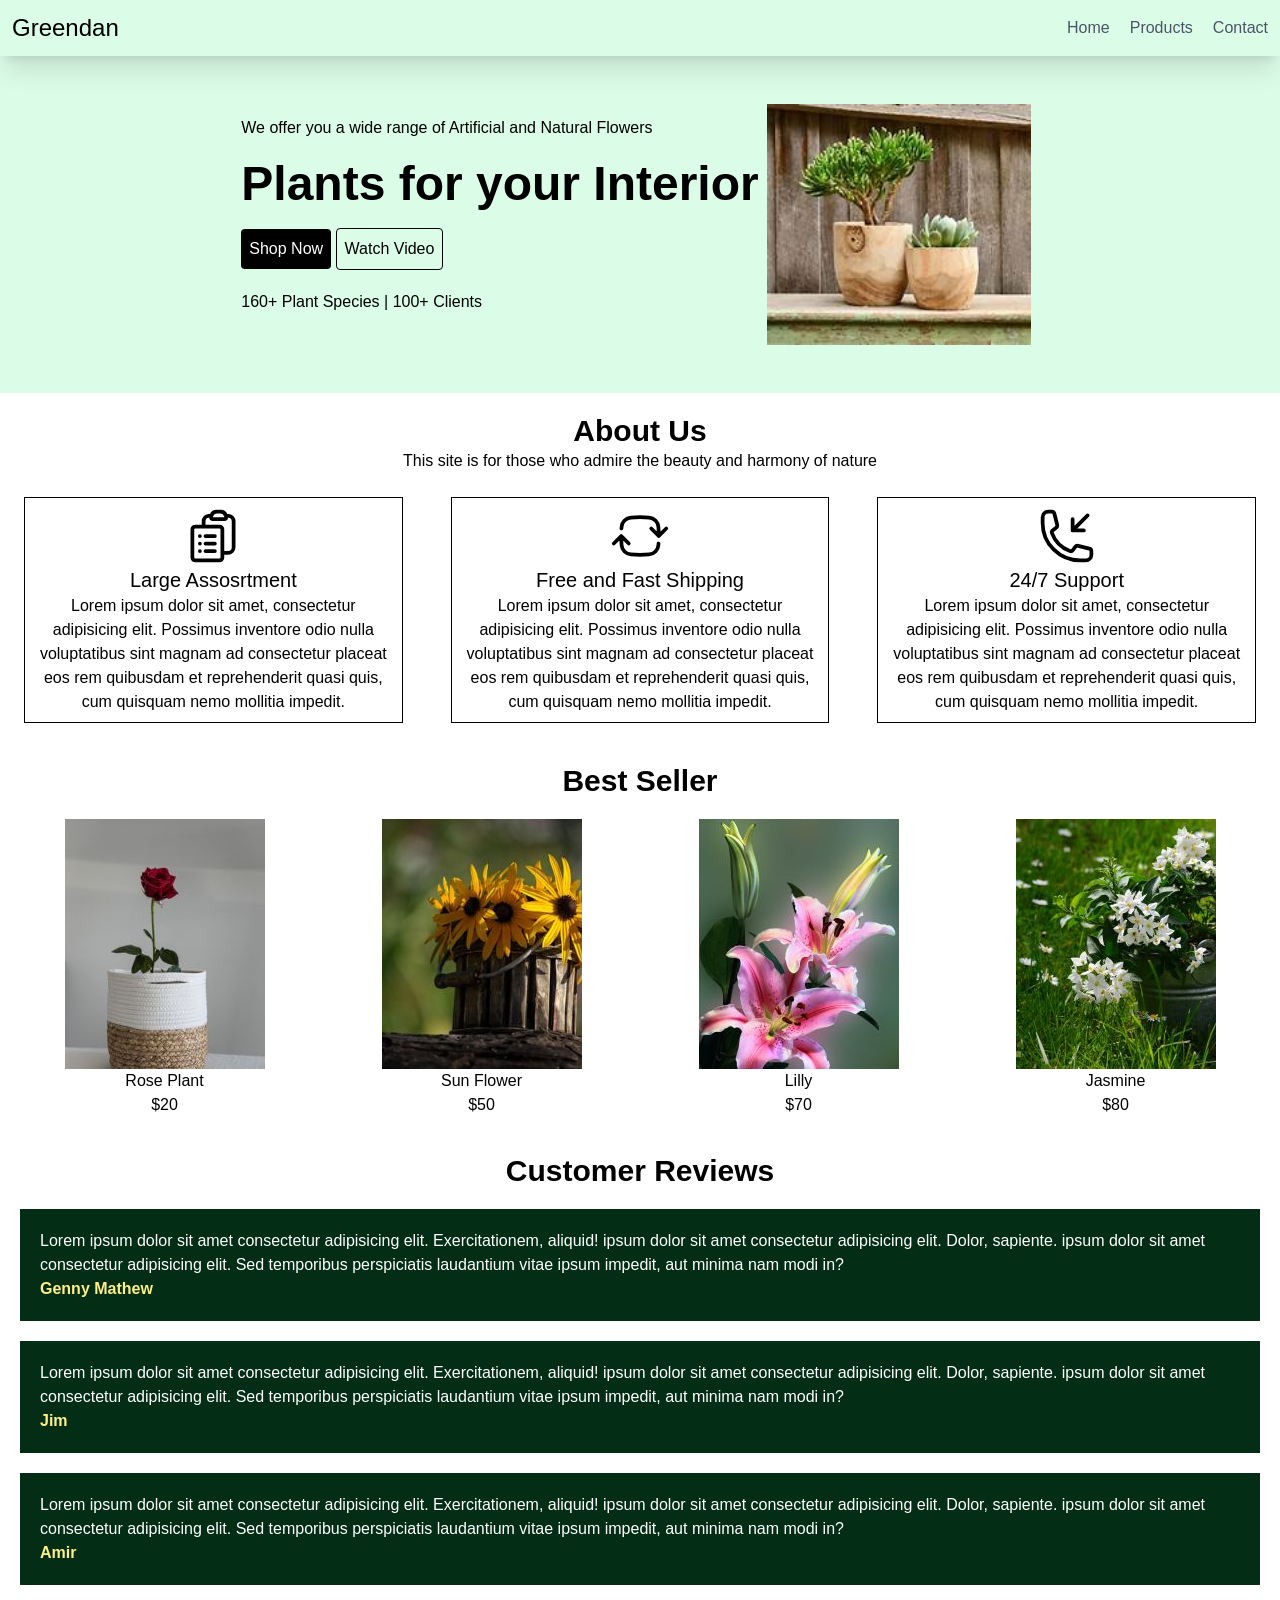
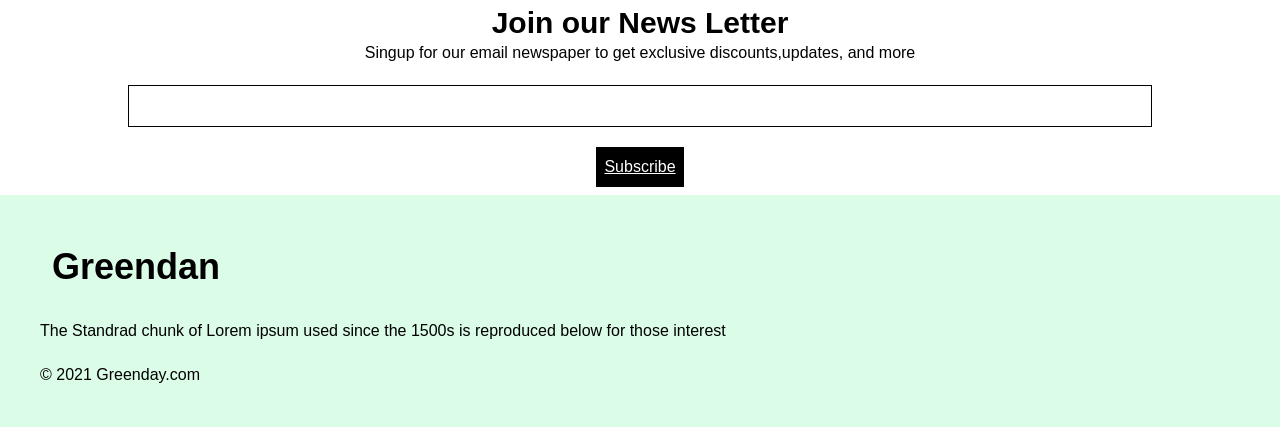
<file: index.html>
<!DOCTYPE html>
<html lang="en">

<head>
    <meta charset="UTF-8">
    <meta name="viewport" content="width=device-width, initial-scale=1.0">
    <title>Greendan</title>
    <!-- link tailwindcss -->
    <link rel="stylesheet" href="./src/output.css">
</head>

<body>
    <!-- Navbar -->
    <nav class="bg-green-100 p-3 flex items-center justify-between shadow-xl sticky top-0 z-10">
        <h1 class="text-2xl">Greendan</h1>

        <svg xmlns="http://www.w3.org/2000/svg" fill="none" viewBox="0 0 24 24" stroke-width="1.5" stroke="currentColor"
            class="size-6 md:hidden">
            <path stroke-linecap="round" stroke-linejoin="round" d="M3.75 6.75h16.5M3.75 12h16.5m-16.5 5.25h16.5" />
        </svg>

        <ul class=" gap-5 text-gray-600 hidden md:flex">
            <li>
                <a class="hover:underline hover:text-black" href="./index.html">Home</a>
            </li>
            <li>
                <a class="hover:underline hover:text-black" href="./product.html">Products</a>
            </li>
            <li>
                <a class="hover:underline hover:text-black" href="./contact.html">Contact</a>
            </li>
        </ul>
    </nav>
    <!-- Header section -->
    <section class="bg-green-100 p-4 md:p-10 flex justify-center ">
        <div>
            <p class="mt-5">We offer you a wide range of Artificial and Natural Flowers </p>
            <h1 class="font-bold text-3xl md:text-5xl mt-5">Plants for your Interior</h1>
            <div>
                <button class="bg-black text-white rounded p-2 mt-5">Shop Now</button>
                <button class="border border-black p-2 rounded mt-5">Watch Video</button>
            </div>
            <p class="mt-5">160+ Plant Species | 100+ Clients </p>
        </div>
        <div class="hidden md:block">
            <img src="./images/plant.jpg" alt="Header image " class="w-70 p-2">
        </div>

    </section>
    <!-- About Section -->
    <section class="text-center">
        <h1 class="text-3xl font-bold mt-5">About Us</h1>
        <p>This site is for those who admire the beauty and harmony of nature</p>
        <div class="md:flex">
            <div class="border border-black p-2 m-6 ">
                <svg xmlns="http://www.w3.org/2000/svg" fill="none" viewBox="0 0 24 24" stroke-width="1.5"
                    stroke="currentColor" class="size-15 inline">
                    <path stroke-linecap="round" stroke-linejoin="round"
                        d="M9 12h3.75M9 15h3.75M9 18h3.75m3 .75H18a2.25 2.25 0 0 0 2.25-2.25V6.108c0-1.135-.845-2.098-1.976-2.192a48.424 48.424 0 0 0-1.123-.08m-5.801 0c-.065.21-.1.433-.1.664 0 .414.336.75.75.75h4.5a.75.75 0 0 0 .75-.75 2.25 2.25 0 0 0-.1-.664m-5.8 0A2.251 2.251 0 0 1 13.5 2.25H15c1.012 0 1.867.668 2.15 1.586m-5.8 0c-.376.023-.75.05-1.124.08C9.095 4.01 8.25 4.973 8.25 6.108V8.25m0 0H4.875c-.621 0-1.125.504-1.125 1.125v11.25c0 .621.504 1.125 1.125 1.125h9.75c.621 0 1.125-.504 1.125-1.125V9.375c0-.621-.504-1.125-1.125-1.125H8.25ZM6.75 12h.008v.008H6.75V12Zm0 3h.008v.008H6.75V15Zm0 3h.008v.008H6.75V18Z" />
                </svg>
                <h2 class="text-xl font-medium">Large Assosrtment</h2>
                <p>Lorem ipsum dolor sit amet, consectetur adipisicing elit. Possimus inventore odio nulla voluptatibus
                    sint magnam ad consectetur placeat eos rem quibusdam et reprehenderit quasi quis, cum quisquam nemo
                    mollitia impedit.</p>
            </div>
            <div class="border border-black p-2 m-6">
                <svg xmlns="http://www.w3.org/2000/svg" fill="none" viewBox="0 0 24 24" stroke-width="1.5"
                    stroke="currentColor" class="size-15 inline">
                    <path stroke-linecap="round" stroke-linejoin="round"
                        d="M19.5 12c0-1.232-.046-2.453-.138-3.662a4.006 4.006 0 0 0-3.7-3.7 48.678 48.678 0 0 0-7.324 0 4.006 4.006 0 0 0-3.7 3.7c-.017.22-.032.441-.046.662M19.5 12l3-3m-3 3-3-3m-12 3c0 1.232.046 2.453.138 3.662a4.006 4.006 0 0 0 3.7 3.7 48.656 48.656 0 0 0 7.324 0 4.006 4.006 0 0 0 3.7-3.7c.017-.22.032-.441.046-.662M4.5 12l3 3m-3-3-3 3" />
                </svg>

                <h2 class="text-xl font-medium">Free and Fast Shipping</h2>
                <p>Lorem ipsum dolor sit amet, consectetur adipisicing elit. Possimus inventore odio nulla voluptatibus
                    sint magnam ad consectetur placeat eos rem quibusdam et reprehenderit quasi quis, cum quisquam nemo
                    mollitia impedit.</p>
            </div>
            <div class="border border-black p-2 m-6">
                <svg xmlns="http://www.w3.org/2000/svg" fill="none" viewBox="0 0 24 24" stroke-width="1.5"
                    stroke="currentColor" class="size-15 inline">
                    <path stroke-linecap="round" stroke-linejoin="round"
                        d="M14.25 9.75v-4.5m0 4.5h4.5m-4.5 0 6-6m-3 18c-8.284 0-15-6.716-15-15V4.5A2.25 2.25 0 0 1 4.5 2.25h1.372c.516 0 .966.351 1.091.852l1.106 4.423c.11.44-.054.902-.417 1.173l-1.293.97a1.062 1.062 0 0 0-.38 1.21 12.035 12.035 0 0 0 7.143 7.143c.441.162.928-.004 1.21-.38l.97-1.293a1.125 1.125 0 0 1 1.173-.417l4.423 1.106c.5.125.852.575.852 1.091V19.5a2.25 2.25 0 0 1-2.25 2.25h-2.25Z" />
                </svg>

                <h2 class="text-xl font-medium">24/7 Support</h2>
                <p>Lorem ipsum dolor sit amet, consectetur adipisicing elit. Possimus inventore odio nulla voluptatibus
                    sint magnam ad consectetur placeat eos rem quibusdam et reprehenderit quasi quis, cum quisquam nemo
                    mollitia impedit.</p>
            </div>
        </div>
    </section>
    <!-- Best seller -->
    <section class="p-4 text-center">
        <h1 class="text-3xl font-bold">Best Seller</h1>
        <div class="grid grid-cols-2 md:grid-cols-4 mt-5 gap-5">
            <div>
                <img src="./images/bestseller_1.jpg" class="inline hover:shadow-xl hover:transform hover:-translate-y-2"
                    alt="">
                <h1>Rose Plant</h1>
                <p>$20</p>
            </div>
            <div>
                <img src="./images/bestseller_2.jpg" class="inline hover:shadow-xl hover:transform hover:-translate-y-2"">
                <h1>Sun Flower</h1>
                <p>$50</p>
            </div>
            <div>
                <img src=" ./images/bestseller_3.jpg"
                    class="inline hover:shadow-xl hover:transform hover:-translate-y-2"" alt="">
                <h1>Lilly</h1>
                <p>$70</p>
            </div>
            <div>
                <img src=" ./images/bestseller_4.jpg"
                    class="inline hover:shadow-xl hover:transform hover:-translate-y-2"" alt="">
                <h1>Jasmine</h1>
                <p>$80</p>
            </div>

        </div>
    </section>
    <!-- Customer Reviews -->
     <section>
        <h1 class=" font-bold text-3xl text-center mt-5">Customer Reviews</h1>
                <div class="flex flex-col gap-5 justify-center text-white m-5">
                    <div class="bg-green-950 text-white container p-5">
                        <p>Lorem ipsum dolor sit amet consectetur adipisicing elit. Exercitationem, aliquid! ipsum dolor
                            sit amet consectetur adipisicing elit. Dolor, sapiente. ipsum dolor sit amet consectetur
                            adipisicing elit. Sed temporibus perspiciatis laudantium vitae ipsum impedit, aut minima nam
                            modi in?</p>
                        <p class="text-yellow-200 font-bold">Genny Mathew</p>
                    </div>
                    <div class="bg-green-950 text-white container p-5">
                        <p>Lorem ipsum dolor sit amet consectetur adipisicing elit. Exercitationem, aliquid! ipsum dolor
                            sit amet consectetur adipisicing elit. Dolor, sapiente. ipsum dolor sit amet consectetur
                            adipisicing elit. Sed temporibus perspiciatis laudantium vitae ipsum impedit, aut minima nam
                            modi in?</p>
                        <p class="text-yellow-200 font-bold">Jim</p>
                    </div>
                    <div class="bg-green-950 text-white container p-5">
                        <p>Lorem ipsum dolor sit amet consectetur adipisicing elit. Exercitationem, aliquid! ipsum dolor
                            sit amet consectetur adipisicing elit. Dolor, sapiente. ipsum dolor sit amet consectetur
                            adipisicing elit. Sed temporibus perspiciatis laudantium vitae ipsum impedit, aut minima nam
                            modi in?</p>
                        <p class="text-yellow-200 font-bold">Amir</p>
                    </div>
                </div>
    </section>
    <!-- News Letter -->
    <section class="text-center">
        <div>
            <h1 class="text-3xl font-bold mt-5">Join our News Letter</h1>
            <p>Singup for our email newspaper to get exclusive discounts,updates, and more</p>
            <input type="text" class="border border-black m-5 p-2" style="width: 80%;">
        </div>
        <div>
            <button class="bg-black text-white p-2 mb-2 underline"> Subscribe</button>
        </div>

    </section>
    <!-- Footer -->
    <section class="bg-green-100 p-10 flex flex-col gap-5">
            <h1 class="text-4xl font-bold m-3">Greendan</h1>
            <p>The Standrad chunk of Lorem ipsum used since the 1500s is reproduced below for those interest
            </p>
            <p>&copy; 2021 Greenday.com</p>
    </section>

</body>

</html>
</file>
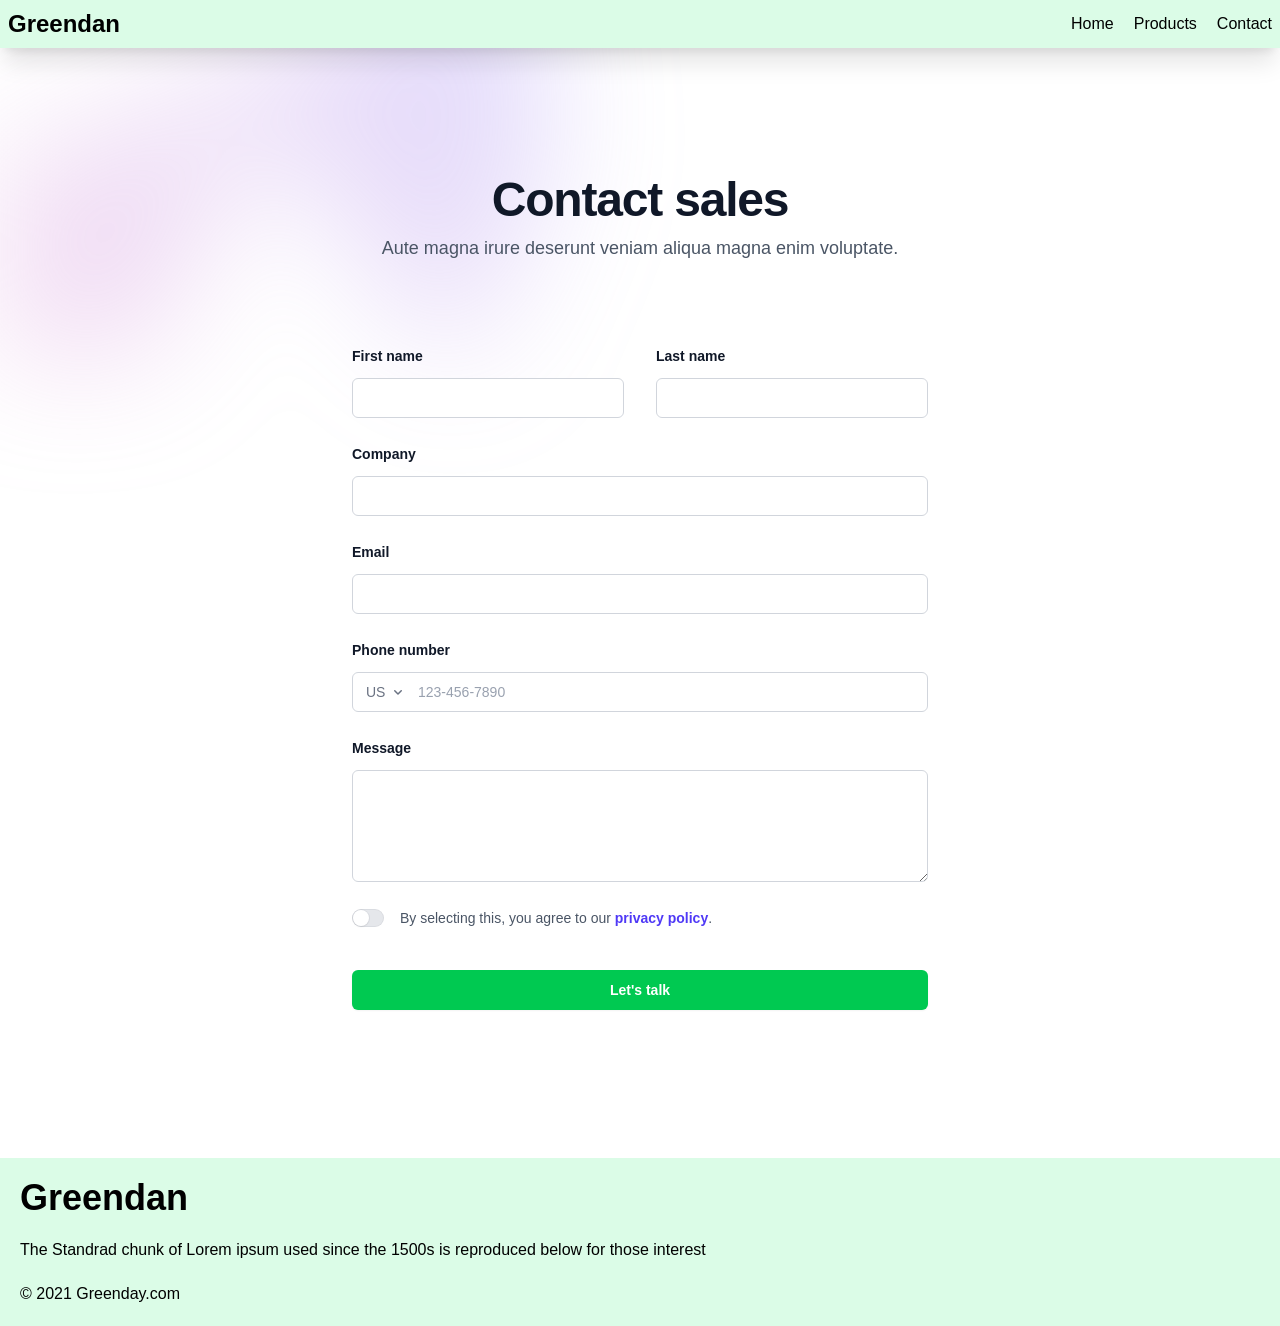
<file: contact.html>
<!DOCTYPE html>
<html lang="en">

<head>
    <meta charset="UTF-8">
    <meta name="viewport" content="width=device-width, initial-scale=1.0">
    <title>Greendan</title>
    <!-- link tailwindcss -->
    <link rel="stylesheet" href="./src/output.css">
</head>

<body>
    <!-- Navbar -->
    <section class="bg-green-100 flex justify-between p-2 shadow-xl sticky top-0 z-10">
        <h1 class="text-2xl font-bold">Greendan</h1>
        <svg xmlns="http://www.w3.org/2000/svg" fill="none" viewBox="0 0 24 24" stroke-width="1.5" stroke="currentColor"
            class="size-6 md:hidden">
            <path stroke-linecap="round" stroke-linejoin="round" d="M3.75 6.75h16.5M3.75 12h16.5m-16.5 5.25h16.5" />
        </svg>

        <ul class=" items-center gap-5 hidden md:flex">
            <li>
                <a href=".\index.html" class="hover:underline">Home</a>
            </li>
            <li>
                <a href=".\product.html"
                    class="hover:underline">Products</a>
            </li>
            <li>
                <a href=".\contact.html"
                    class="hover:underline">Contact</a>
            </li>
        </ul>

    </section>
    <div class="isolate bg-white px-6 py-24 sm:py-32 lg:px-8">
        <div aria-hidden="true"
            class="absolute inset-x-0 -top-40 -z-10 transform-gpu overflow-hidden blur-3xl sm:-top-80">
            <div style="clip-path: polygon(74.1% 44.1%, 100% 61.6%, 97.5% 26.9%, 85.5% 0.1%, 80.7% 2%, 72.5% 32.5%, 60.2% 62.4%, 52.4% 68.1%, 47.5% 58.3%, 45.2% 34.5%, 27.5% 76.7%, 0.1% 64.9%, 17.9% 100%, 27.6% 76.8%, 76.1% 97.7%, 74.1% 44.1%)"
                class="relative left-1/2 -z-10 aspect-1155/678 w-144.5 max-w-none -translate-x-1/2 rotate-30 bg-linear-to-tr from-[#ff80b5] to-[#9089fc] opacity-30 sm:left-[calc(50%-40rem)] sm:w-288.75">
            </div>
        </div>
        <div class="mx-auto max-w-2xl text-center">
            <h2 class="text-4xl font-semibold tracking-tight text-balance text-gray-900 sm:text-5xl">Contact sales</h2>
            <p class="mt-2 text-lg/8 text-gray-600">Aute magna irure deserunt veniam aliqua magna enim voluptate.</p>
        </div>
        <form action="#" method="POST" class="mx-auto mt-16 max-w-xl sm:mt-20">
            <div class="grid grid-cols-1 gap-x-8 gap-y-6 sm:grid-cols-2">
                <div>
                    <label for="first-name" class="block text-sm/6 font-semibold text-gray-900">First name</label>
                    <div class="mt-2.5">
                        <input id="first-name" type="text" name="first-name" autocomplete="given-name"
                            class="block w-full rounded-md bg-white px-3.5 py-2 text-base text-gray-900 outline-1 -outline-offset-1 outline-gray-300 placeholder:text-gray-400 focus:outline-2 focus:-outline-offset-2 focus:outline-indigo-600" />
                    </div>
                </div>
                <div>
                    <label for="last-name" class="block text-sm/6 font-semibold text-gray-900">Last name</label>
                    <div class="mt-2.5">
                        <input id="last-name" type="text" name="last-name" autocomplete="family-name"
                            class="block w-full rounded-md bg-white px-3.5 py-2 text-base text-gray-900 outline-1 -outline-offset-1 outline-gray-300 placeholder:text-gray-400 focus:outline-2 focus:-outline-offset-2 focus:outline-indigo-600" />
                    </div>
                </div>
                <div class="sm:col-span-2">
                    <label for="company" class="block text-sm/6 font-semibold text-gray-900">Company</label>
                    <div class="mt-2.5">
                        <input id="company" type="text" name="company" autocomplete="organization"
                            class="block w-full rounded-md bg-white px-3.5 py-2 text-base text-gray-900 outline-1 -outline-offset-1 outline-gray-300 placeholder:text-gray-400 focus:outline-2 focus:-outline-offset-2 focus:outline-indigo-600" />
                    </div>
                </div>
                <div class="sm:col-span-2">
                    <label for="email" class="block text-sm/6 font-semibold text-gray-900">Email</label>
                    <div class="mt-2.5">
                        <input id="email" type="email" name="email" autocomplete="email"
                            class="block w-full rounded-md bg-white px-3.5 py-2 text-base text-gray-900 outline-1 -outline-offset-1 outline-gray-300 placeholder:text-gray-400 focus:outline-2 focus:-outline-offset-2 focus:outline-indigo-600" />
                    </div>
                </div>
                <div class="sm:col-span-2">
                    <label for="phone-number" class="block text-sm/6 font-semibold text-gray-900">Phone number</label>
                    <div class="mt-2.5">
                        <div
                            class="flex rounded-md bg-white outline-1 -outline-offset-1 outline-gray-300 has-[input:focus-within]:outline-2 has-[input:focus-within]:-outline-offset-2 has-[input:focus-within]:outline-indigo-600">
                            <div class="grid shrink-0 grid-cols-1 focus-within:relative">
                                <select id="country" name="country" autocomplete="country" aria-label="Country"
                                    class="col-start-1 row-start-1 w-full appearance-none rounded-md py-2 pr-7 pl-3.5 text-base text-gray-500 placeholder:text-gray-400 focus:outline-2 focus:-outline-offset-2 focus:outline-indigo-600 sm:text-sm/6">
                                    <option>US</option>
                                    <option>CA</option>
                                    <option>EU</option>
                                </select>
                                <svg viewBox="0 0 16 16" fill="currentColor" data-slot="icon" aria-hidden="true"
                                    class="pointer-events-none col-start-1 row-start-1 mr-2 size-5 self-center justify-self-end text-gray-500 sm:size-4">
                                    <path
                                        d="M4.22 6.22a.75.75 0 0 1 1.06 0L8 8.94l2.72-2.72a.75.75 0 1 1 1.06 1.06l-3.25 3.25a.75.75 0 0 1-1.06 0L4.22 7.28a.75.75 0 0 1 0-1.06Z"
                                        clip-rule="evenodd" fill-rule="evenodd" />
                                </svg>
                            </div>
                            <input id="phone-number" type="text" name="phone-number" placeholder="123-456-7890"
                                class="block min-w-0 grow py-1.5 pr-3 pl-1 text-base text-gray-900 placeholder:text-gray-400 focus:outline-none sm:text-sm/6" />
                        </div>
                    </div>
                </div>
                <div class="sm:col-span-2">
                    <label for="message" class="block text-sm/6 font-semibold text-gray-900">Message</label>
                    <div class="mt-2.5">
                        <textarea id="message" name="message" rows="4"
                            class="block w-full rounded-md bg-white px-3.5 py-2 text-base text-gray-900 outline-1 -outline-offset-1 outline-gray-300 placeholder:text-gray-400 focus:outline-2 focus:-outline-offset-2 focus:outline-indigo-600"></textarea>
                    </div>
                </div>
                <div class="flex gap-x-4 sm:col-span-2">
                    <div class="flex h-6 items-center">
                        <div
                            class="group relative inline-flex w-8 shrink-0 rounded-full bg-gray-200 p-px inset-ring inset-ring-gray-900/5 outline-offset-2 outline-indigo-600 transition-colors duration-200 ease-in-out has-checked:bg-indigo-600 has-focus-visible:outline-2">
                            <span
                                class="size-4 rounded-full bg-white shadow-xs ring-1 ring-gray-900/5 transition-transform duration-200 ease-in-out group-has-checked:translate-x-3.5"></span>
                            <input id="agree-to-policies" type="checkbox" name="agree-to-policies"
                                aria-label="Agree to policies"
                                class="absolute inset-0 size-full appearance-none focus:outline-hidden" />
                        </div>
                    </div>
                    <label for="agree-to-policies" class="text-sm/6 text-gray-600">
                        By selecting this, you agree to our
                        <a href="#" class="font-semibold whitespace-nowrap text-indigo-600">privacy policy</a>.
                    </label>
                </div>
            </div>
            <div class="mt-10">
                <button type="submit"
                    class="block w-full rounded-md bg-green-500 px-3.5 py-2.5 text-center text-sm font-semibold text-white shadow-xs hover:bg-green-300 focus-visible:outline-2 focus-visible:outline-offset-2 focus-visible:outline-indigo-600">Let's
                    talk</button>
            </div>
        </form>
    </div>

    <!-- Footer -->
    <section class="bg-green-100 mt-5 p-5 flex flex-col gap-5">
        <h1 class="text-4xl font-bold">Greendan</h1>
        <p>The Standrad chunk of Lorem ipsum used since the 1500s is reproduced below for those interest</p>
        <p>&copy; 2021 Greenday.com</p>
    </section>
</body>

</html>
</file>
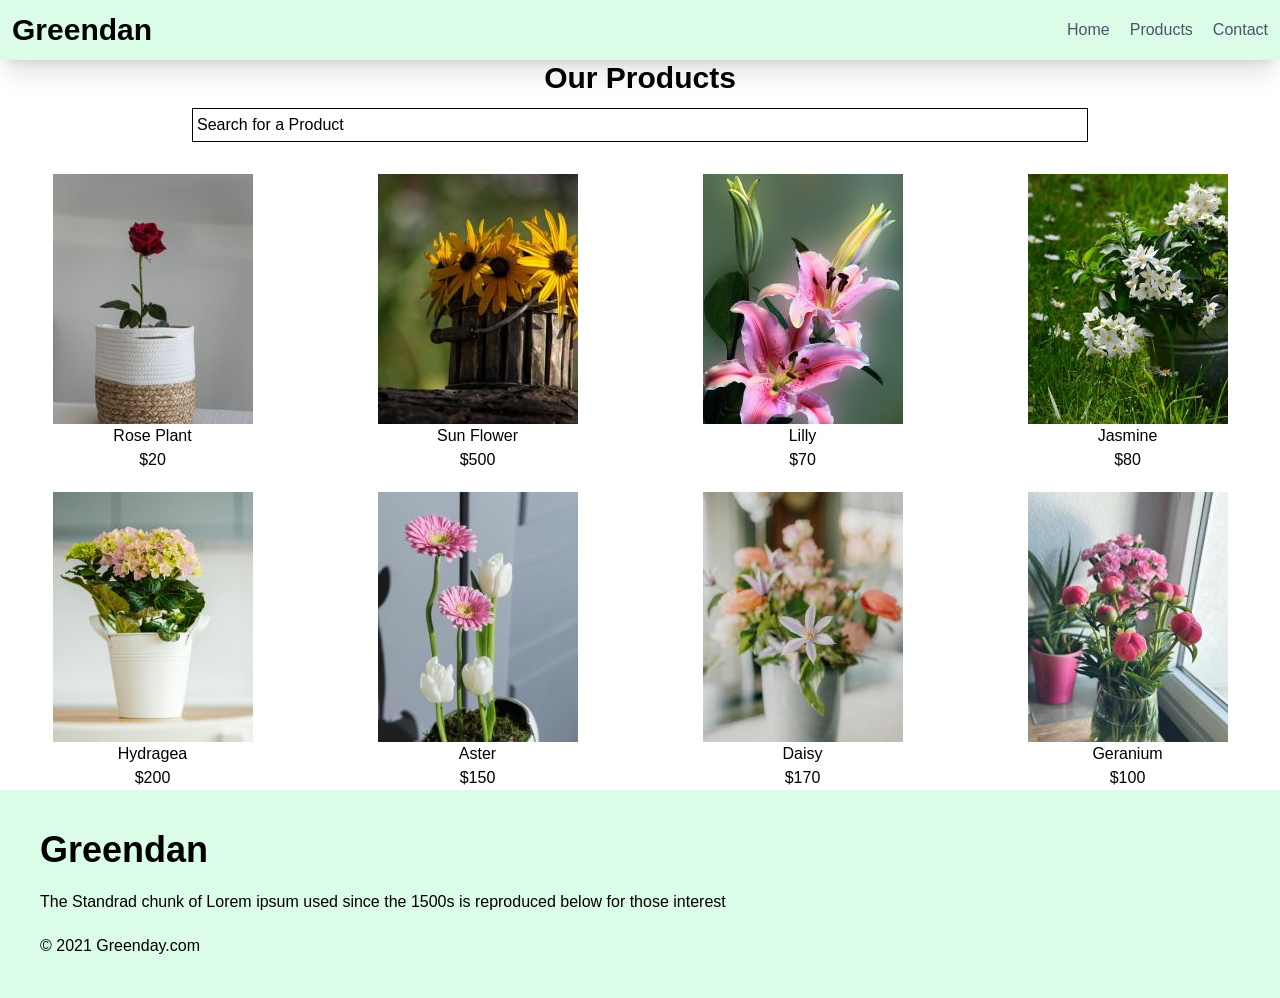
<file: product.html>
<!DOCTYPE html>
<html lang="en">

<head>
    <meta charset="UTF-8">
    <meta name="viewport" content="width=device-width, initial-scale=1.0">
    <title>Greendan</title>
    <!-- link tailwindcss -->
    <link rel="stylesheet" href="./src/output.css">
</head>

<body>
    <!--Navbar  -->
    <section class="bg-green-100 flex items-center p-3 shadow-xl justify-between sticky top-0 z-10">
        <h1 class="text-3xl font-bold">Greendan</h1>
          <svg xmlns="http://www.w3.org/2000/svg" fill="none" viewBox="0 0 24 24" stroke-width="1.5" stroke="currentColor"
            class="size-6 md:hidden">
            <path stroke-linecap="round" stroke-linejoin="round" d="M3.75 6.75h16.5M3.75 12h16.5m-16.5 5.25h16.5" />
        </svg>
        <ul class=" gap-5 text-gray-600 hidden md:flex ">
            <li>
                <a href=".\index.html" class="hover:underline">Home</a>
            </li>
            <li>
                <a href=".\product.html" class="hover:underline">Products</a>
            </li>
            <li>
                <a href=".\contact.html" class="hover:underline">Contact</a>
            </li>
        </ul>
    </section>
    <!-- Product Page -->
    <section class="text-center">
        <h1 class="text-3xl font-bold ">Our Products</h1>
        <input type="text" placeholder="Search for a Product" class="p-1 border border-black m-3" style="width: 70%;">
        <div class="grid grid-cols-2 md:grid-cols-4 mt-5 gap-5">
            <div>
                <img src="./images/bestseller_1.jpg" class="inline hover:shadow-xl hover:transform hover:-translate-y-2"
                    alt="">
                <h1>Rose Plant</h1>
                <p>$20</p>
            </div>
            <div>
                <img src="./images/bestseller_2.jpg" class="inline hover:shadow-xl hover:transform hover:-translate-y-2"">
                <h1>Sun Flower</h1>
                <p>$500</p>
            </div>
            <div>
                <img src=" ./images/bestseller_3.jpg"
                    class="inline hover:shadow-xl hover:transform hover:-translate-y-2"" alt="">
                <h1>Lilly</h1>
                <p>$70</p>
            </div>
            <div>
                <img src=" ./images/bestseller_4.jpg"
                    class="inline hover:shadow-xl hover:transform hover:-translate-y-2" alt="">
                <h1>Jasmine</h1>
                <p>$80</p>
            </div>
            <div>
                <img src="./images/bestseller_5.jpg" class="inline hover:shadow-xl hover:transform hover:-translate-y-2"
                    alt="">
                <h1>Hydragea</h1>
                <p>$200</p>
            </div>
            <div>
                <img src="./images/bestseller_6.jpg" class="inline hover:shadow-xl hover:transform hover:-translate-y-2"">
                <h1>Aster</h1>
                <p>$150</p>
            </div>
            <div>
                <img src=" ./images/bestseller_7.jpg"
                    class="inline hover:shadow-xl hover:transform hover:-translate-y-2" alt="">
                <h1>Daisy</h1>
                <p>$170</p>
            </div>
            <div>
                <img src=" ./images/bestseller_8.jpg"
                    class="inline hover:shadow-xl hover:transform hover:-translate-y-2" alt="">
                <h1>Geranium</h1>
                <p>$100</p>
            </div>
        </div>
    </section>
    <!-- footer -->
    <section class="bg-green-100 flex flex-col gap-5 p-10">

        <h1 class="text-4xl font-bold">Greendan</h1>
        <p>The Standrad chunk of Lorem ipsum used since the 1500s is reproduced below for those interest</p>
        <p>&copy; 2021 Greenday.com</p>

    </section>
</body>

</html>
</file>
<file: src/output.css>
/*! tailwindcss v4.3.3 | MIT License | https://tailwindcss.com */
@layer properties;
@layer theme, base, components, utilities;
@layer theme {
  :root, :host {
    --font-sans: -apple-system, BlinkMacSystemFont, "Segoe UI", Roboto, "Helvetica Neue",
      "Noto Sans", Arial, sans-serif, "Apple Color Emoji", "Segoe UI Emoji",
      "Segoe UI Symbol", "Noto Color Emoji";
    --font-mono: ui-monospace, SFMono-Regular, Menlo, Monaco, Consolas, "Liberation Mono",
      "Courier New", monospace;
    --color-red-300: oklch(80.8% 0.114 19.571);
    --color-red-400: oklch(70.4% 0.191 22.216);
    --color-yellow-200: oklch(94.5% 0.129 101.54);
    --color-yellow-300: oklch(90.5% 0.182 98.111);
    --color-green-100: oklch(96.2% 0.044 156.743);
    --color-green-200: oklch(92.5% 0.084 155.995);
    --color-green-300: oklch(87.1% 0.15 154.449);
    --color-green-500: oklch(72.3% 0.219 149.579);
    --color-green-950: oklch(26.6% 0.065 152.934);
    --color-indigo-400: oklch(67.3% 0.182 276.935);
    --color-indigo-500: oklch(58.5% 0.233 277.117);
    --color-indigo-600: oklch(51.1% 0.262 276.966);
    --color-indigo-700: oklch(45.7% 0.24 277.023);
    --color-purple-500: oklch(62.7% 0.265 303.9);
    --color-gray-100: oklch(96.7% 0.003 264.542);
    --color-gray-200: oklch(92.8% 0.006 264.531);
    --color-gray-300: oklch(87.2% 0.01 258.338);
    --color-gray-400: oklch(70.7% 0.022 261.325);
    --color-gray-500: oklch(55.1% 0.027 264.364);
    --color-gray-600: oklch(44.6% 0.03 256.802);
    --color-gray-700: oklch(37.3% 0.034 259.733);
    --color-gray-800: oklch(27.8% 0.033 256.848);
    --color-gray-900: oklch(21% 0.034 264.665);
    --color-black: #000;
    --color-white: #fff;
    --spacing: 0.25rem;
    --container-xl: 36rem;
    --container-2xl: 42rem;
    --container-3xl: 48rem;
    --container-4xl: 56rem;
    --container-5xl: 64rem;
    --text-sm: 0.875rem;
    --text-sm--line-height: calc(1.25 / 0.875);
    --text-base: 1rem;
    --text-base--line-height: calc(1.5 / 1);
    --text-lg: 1.125rem;
    --text-lg--line-height: calc(1.75 / 1.125);
    --text-xl: 1.25rem;
    --text-xl--line-height: calc(1.75 / 1.25);
    --text-2xl: 1.5rem;
    --text-2xl--line-height: calc(2 / 1.5);
    --text-3xl: 1.875rem;
    --text-3xl--line-height: calc(2.25 / 1.875);
    --text-4xl: 2.25rem;
    --text-4xl--line-height: calc(2.5 / 2.25);
    --text-5xl: 3rem;
    --text-5xl--line-height: 1;
    --font-weight-medium: 500;
    --font-weight-semibold: 600;
    --font-weight-bold: 700;
    --tracking-tight: -0.025em;
    --leading-tight: 1.25;
    --radius-md: 0.375rem;
    --radius-3xl: 1.5rem;
    --ease-in-out: cubic-bezier(0.4, 0, 0.2, 1);
    --blur-3xl: 64px;
    --default-transition-duration: 150ms;
    --default-transition-timing-function: cubic-bezier(0.4, 0, 0.2, 1);
    --default-font-family: var(--font-sans);
    --default-mono-font-family: var(--font-mono);
  }
}
@layer base {
  *, ::after, ::before, ::backdrop, ::file-selector-button {
    box-sizing: border-box;
    margin: 0;
    padding: 0;
    border: 0 solid;
  }
  html, :host {
    line-height: 1.5;
    -webkit-text-size-adjust: 100%;
    tab-size: 4;
    font-family: var(--default-font-family, -apple-system, BlinkMacSystemFont, "Segoe UI", Roboto, "Helvetica Neue", "Noto Sans", Arial, sans-serif, "Apple Color Emoji", "Segoe UI Emoji", "Segoe UI Symbol", "Noto Color Emoji");
    font-feature-settings: var(--default-font-feature-settings, normal);
    font-variation-settings: var(--default-font-variation-settings, normal);
    -webkit-tap-highlight-color: transparent;
  }
  hr {
    height: 0;
    color: inherit;
    border-top-width: 1px;
  }
  abbr:where([title]) {
    -webkit-text-decoration: underline dotted;
    text-decoration: underline dotted;
  }
  h1, h2, h3, h4, h5, h6 {
    font-size: inherit;
    font-weight: inherit;
  }
  a {
    color: inherit;
    -webkit-text-decoration: inherit;
    text-decoration: inherit;
  }
  b, strong {
    font-weight: bolder;
  }
  code, kbd, samp, pre {
    font-family: var(--default-mono-font-family, ui-monospace, SFMono-Regular, Menlo, Monaco, Consolas, "Liberation Mono", "Courier New", monospace);
    font-feature-settings: var(--default-mono-font-feature-settings, normal);
    font-variation-settings: var(--default-mono-font-variation-settings, normal);
    font-size: 1em;
  }
  small {
    font-size: 80%;
  }
  sub, sup {
    font-size: 75%;
    line-height: 0;
    position: relative;
    vertical-align: baseline;
  }
  sub {
    bottom: -0.25em;
  }
  sup {
    top: -0.5em;
  }
  table {
    text-indent: 0;
    border-color: inherit;
    border-collapse: collapse;
  }
  :-moz-focusring:where(:not(iframe)) {
    outline: auto;
  }
  progress {
    vertical-align: baseline;
  }
  summary {
    display: list-item;
  }
  ol, ul, menu {
    list-style: none;
  }
  img, svg, video, canvas, audio, iframe, embed, object {
    display: block;
    vertical-align: middle;
  }
  img, video {
    max-width: 100%;
    height: auto;
  }
  button, input, select, optgroup, textarea, ::file-selector-button {
    font: inherit;
    font-feature-settings: inherit;
    font-variation-settings: inherit;
    letter-spacing: inherit;
    color: inherit;
    border-radius: 0;
    background-color: transparent;
    opacity: 1;
  }
  :where(select:is([multiple], [size])) optgroup {
    font-weight: bolder;
  }
  :where(select:is([multiple], [size])) optgroup option {
    padding-inline-start: 20px;
  }
  ::file-selector-button {
    margin-inline-end: 4px;
  }
  ::placeholder {
    opacity: 1;
  }
  @supports (not (-webkit-appearance: -apple-pay-button))  or (contain-intrinsic-size: 1px) {
    ::placeholder {
      color: currentcolor;
      @supports (color: color-mix(in lab, red, red)) {
        color: color-mix(in oklab, currentcolor 50%, transparent);
      }
    }
  }
  textarea {
    resize: vertical;
  }
  ::-webkit-search-decoration {
    -webkit-appearance: none;
  }
  ::-webkit-date-and-time-value {
    min-height: 1lh;
    text-align: inherit;
  }
  ::-webkit-datetime-edit {
    display: inline-flex;
  }
  ::-webkit-datetime-edit-fields-wrapper {
    padding: 0;
  }
  ::-webkit-datetime-edit, ::-webkit-datetime-edit-year-field, ::-webkit-datetime-edit-month-field, ::-webkit-datetime-edit-day-field, ::-webkit-datetime-edit-hour-field, ::-webkit-datetime-edit-minute-field, ::-webkit-datetime-edit-second-field, ::-webkit-datetime-edit-millisecond-field, ::-webkit-datetime-edit-meridiem-field {
    padding-block: 0;
  }
  ::-webkit-calendar-picker-indicator {
    line-height: 1;
  }
  :-moz-ui-invalid {
    box-shadow: none;
  }
  button, input:where([type="button"], [type="reset"], [type="submit"]), ::file-selector-button {
    appearance: button;
  }
  ::-webkit-inner-spin-button, ::-webkit-outer-spin-button {
    height: auto;
  }
  [hidden]:where(:not([hidden="until-found"])) {
    display: none !important;
  }
}
@layer utilities {
  .pointer-events-none {
    pointer-events: none;
  }
  .absolute {
    position: absolute;
  }
  .relative {
    position: relative;
  }
  .sticky {
    position: sticky;
  }
  .inset-0 {
    inset: 0px;
  }
  .inset-x-0 {
    inset-inline: 0px;
  }
  .-top-40 {
    top: calc(var(--spacing) * -40);
  }
  .top-0 {
    top: 0px;
  }
  .left-1 {
    left: var(--spacing);
  }
  .left-1\/2 {
    left: calc(1 / 2 * 100%);
  }
  .isolate {
    isolation: isolate;
  }
  .-z-10 {
    z-index: calc(10 * -1);
  }
  .z-10 {
    z-index: 10;
  }
  .col-start-1 {
    grid-column-start: 1;
  }
  .row-start-1 {
    grid-row-start: 1;
  }
  .container {
    width: 100%;
    @media (width >= 40rem) {
      max-width: 40rem;
    }
    @media (width >= 48rem) {
      max-width: 48rem;
    }
    @media (width >= 64rem) {
      max-width: 64rem;
    }
    @media (width >= 80rem) {
      max-width: 80rem;
    }
    @media (width >= 96rem) {
      max-width: 96rem;
    }
  }
  .m-3 {
    margin: calc(var(--spacing) * 3);
  }
  .m-4 {
    margin: calc(var(--spacing) * 4);
  }
  .m-5 {
    margin: calc(var(--spacing) * 5);
  }
  .m-6 {
    margin: calc(var(--spacing) * 6);
  }
  .mx-auto {
    margin-inline: auto;
  }
  .mt-2 {
    margin-top: calc(var(--spacing) * 2);
  }
  .mt-2\.5 {
    margin-top: calc(var(--spacing) * 2.5);
  }
  .mt-3 {
    margin-top: calc(var(--spacing) * 3);
  }
  .mt-5 {
    margin-top: calc(var(--spacing) * 5);
  }
  .mt-10 {
    margin-top: calc(var(--spacing) * 10);
  }
  .mt-16 {
    margin-top: calc(var(--spacing) * 16);
  }
  .mr-2 {
    margin-right: calc(var(--spacing) * 2);
  }
  .mb-2 {
    margin-bottom: calc(var(--spacing) * 2);
  }
  .mb-4 {
    margin-bottom: calc(var(--spacing) * 4);
  }
  .block {
    display: block;
  }
  .flex {
    display: flex;
  }
  .grid {
    display: grid;
  }
  .hidden {
    display: none;
  }
  .inline {
    display: inline;
  }
  .inline-flex {
    display: inline-flex;
  }
  .table {
    display: table;
  }
  .aspect-1155\/678 {
    aspect-ratio: 1155/678;
  }
  .size-4 {
    width: calc(var(--spacing) * 4);
    height: calc(var(--spacing) * 4);
  }
  .size-5 {
    width: calc(var(--spacing) * 5);
    height: calc(var(--spacing) * 5);
  }
  .size-6 {
    width: calc(var(--spacing) * 6);
    height: calc(var(--spacing) * 6);
  }
  .size-7 {
    width: calc(var(--spacing) * 7);
    height: calc(var(--spacing) * 7);
  }
  .size-8 {
    width: calc(var(--spacing) * 8);
    height: calc(var(--spacing) * 8);
  }
  .size-10 {
    width: calc(var(--spacing) * 10);
    height: calc(var(--spacing) * 10);
  }
  .size-15 {
    width: calc(var(--spacing) * 15);
    height: calc(var(--spacing) * 15);
  }
  .size-20 {
    width: calc(var(--spacing) * 20);
    height: calc(var(--spacing) * 20);
  }
  .size-full {
    width: 100%;
    height: 100%;
  }
  .h-3 {
    height: calc(var(--spacing) * 3);
  }
  .h-6 {
    height: calc(var(--spacing) * 6);
  }
  .h-8 {
    height: calc(var(--spacing) * 8);
  }
  .h-64 {
    height: calc(var(--spacing) * 64);
  }
  .min-h-0 {
    min-height: 0px;
  }
  .min-h-screen {
    min-height: 100vh;
  }
  .w-2xl {
    width: var(--container-2xl);
  }
  .w-3xl {
    width: var(--container-3xl);
  }
  .w-4xl {
    width: var(--container-4xl);
  }
  .w-5xl {
    width: var(--container-5xl);
  }
  .w-8 {
    width: calc(var(--spacing) * 8);
  }
  .w-70 {
    width: calc(var(--spacing) * 70);
  }
  .w-144 {
    width: calc(var(--spacing) * 144);
  }
  .w-144\.5 {
    width: calc(var(--spacing) * 144.5);
  }
  .w-full {
    width: 100%;
  }
  .max-w-2xl {
    max-width: var(--container-2xl);
  }
  .max-w-none {
    max-width: none;
  }
  .max-w-xl {
    max-width: var(--container-xl);
  }
  .min-w-0 {
    min-width: 0px;
  }
  .flex-shrink {
    flex-shrink: 1;
  }
  .shrink-0 {
    flex-shrink: 0;
  }
  .flex-grow {
    flex-grow: 1;
  }
  .grow {
    flex-grow: 1;
  }
  .border-collapse {
    border-collapse: collapse;
  }
  .-translate-x-1 {
    --tw-translate-x: calc(var(--spacing) * -1);
    translate: var(--tw-translate-x) var(--tw-translate-y);
  }
  .-translate-x-1\/2 {
    --tw-translate-x: calc(calc(1 / 2 * 100%) * -1);
    translate: var(--tw-translate-x) var(--tw-translate-y);
  }
  .rotate-30 {
    rotate: 30deg;
  }
  .-skew-y-6 {
    --tw-skew-y: skewY(calc(6deg * -1));
    transform: var(--tw-rotate-x,) var(--tw-rotate-y,) var(--tw-rotate-z,) var(--tw-skew-x,) var(--tw-skew-y,);
  }
  .transform {
    transform: var(--tw-rotate-x,) var(--tw-rotate-y,) var(--tw-rotate-z,) var(--tw-skew-x,) var(--tw-skew-y,);
  }
  .transform-gpu {
    transform: translateZ(0) var(--tw-rotate-x,) var(--tw-rotate-y,) var(--tw-rotate-z,) var(--tw-skew-x,) var(--tw-skew-y,);
  }
  .resize {
    resize: both;
  }
  .appearance-none {
    appearance: none;
  }
  .grid-cols-1 {
    grid-template-columns: repeat(1, minmax(0, 1fr));
  }
  .grid-cols-2 {
    grid-template-columns: repeat(2, minmax(0, 1fr));
  }
  .flex-col {
    flex-direction: column;
  }
  .items-center {
    align-items: center;
  }
  .justify-between {
    justify-content: space-between;
  }
  .justify-center {
    justify-content: center;
  }
  .gap-3 {
    gap: calc(var(--spacing) * 3);
  }
  .gap-5 {
    gap: calc(var(--spacing) * 5);
  }
  .gap-x-4 {
    column-gap: calc(var(--spacing) * 4);
  }
  .gap-x-8 {
    column-gap: calc(var(--spacing) * 8);
  }
  .gap-y-6 {
    row-gap: calc(var(--spacing) * 6);
  }
  .self-center {
    align-self: center;
  }
  .justify-self-end {
    justify-self: flex-end;
  }
  .overflow-hidden {
    overflow: hidden;
  }
  .rounded {
    border-radius: 0.25rem;
  }
  .rounded-full {
    border-radius: calc(infinity * 1px);
  }
  .rounded-md {
    border-radius: var(--radius-md);
  }
  .border {
    border-style: var(--tw-border-style);
    border-width: 1px;
  }
  .border-b {
    border-bottom-style: var(--tw-border-style);
    border-bottom-width: 1px;
  }
  .border-black {
    border-color: var(--color-black);
  }
  .bg-black {
    background-color: var(--color-black);
  }
  .bg-gray-200 {
    background-color: var(--color-gray-200);
  }
  .bg-gray-800 {
    background-color: var(--color-gray-800);
  }
  .bg-green-100 {
    background-color: var(--color-green-100);
  }
  .bg-green-200 {
    background-color: var(--color-green-200);
  }
  .bg-green-500 {
    background-color: var(--color-green-500);
  }
  .bg-green-950 {
    background-color: var(--color-green-950);
  }
  .bg-indigo-400 {
    background-color: var(--color-indigo-400);
  }
  .bg-indigo-600 {
    background-color: var(--color-indigo-600);
  }
  .bg-white {
    background-color: var(--color-white);
  }
  .bg-linear-to-tr {
    --tw-gradient-position: to top right;
    @supports (background-image: linear-gradient(in lab, red, red)) {
      --tw-gradient-position: to top right in oklab;
    }
    background-image: linear-gradient(var(--tw-gradient-stops));
  }
  .bg-gradient-to-r {
    --tw-gradient-position: to right in oklab;
    background-image: linear-gradient(var(--tw-gradient-stops));
  }
  .from-\[\#ff80b5\] {
    --tw-gradient-from: #ff80b5;
    --tw-gradient-stops: var(--tw-gradient-via-stops, var(--tw-gradient-position), var(--tw-gradient-from) var(--tw-gradient-from-position), var(--tw-gradient-to) var(--tw-gradient-to-position));
  }
  .from-indigo-700 {
    --tw-gradient-from: var(--color-indigo-700);
    --tw-gradient-stops: var(--tw-gradient-via-stops, var(--tw-gradient-position), var(--tw-gradient-from) var(--tw-gradient-from-position), var(--tw-gradient-to) var(--tw-gradient-to-position));
  }
  .to-\[\#9089fc\] {
    --tw-gradient-to: #9089fc;
    --tw-gradient-stops: var(--tw-gradient-via-stops, var(--tw-gradient-position), var(--tw-gradient-from) var(--tw-gradient-from-position), var(--tw-gradient-to) var(--tw-gradient-to-position));
  }
  .to-purple-500 {
    --tw-gradient-to: var(--color-purple-500);
    --tw-gradient-stops: var(--tw-gradient-via-stops, var(--tw-gradient-position), var(--tw-gradient-from) var(--tw-gradient-from-position), var(--tw-gradient-to) var(--tw-gradient-to-position));
  }
  .p-1 {
    padding: var(--spacing);
  }
  .p-2 {
    padding: calc(var(--spacing) * 2);
  }
  .p-3 {
    padding: calc(var(--spacing) * 3);
  }
  .p-4 {
    padding: calc(var(--spacing) * 4);
  }
  .p-5 {
    padding: calc(var(--spacing) * 5);
  }
  .p-6 {
    padding: calc(var(--spacing) * 6);
  }
  .p-8 {
    padding: calc(var(--spacing) * 8);
  }
  .p-10 {
    padding: calc(var(--spacing) * 10);
  }
  .p-px {
    padding: 1px;
  }
  .px-3 {
    padding-inline: calc(var(--spacing) * 3);
  }
  .px-3\.5 {
    padding-inline: calc(var(--spacing) * 3.5);
  }
  .px-4 {
    padding-inline: calc(var(--spacing) * 4);
  }
  .px-6 {
    padding-inline: calc(var(--spacing) * 6);
  }
  .py-1 {
    padding-block: var(--spacing);
  }
  .py-1\.5 {
    padding-block: calc(var(--spacing) * 1.5);
  }
  .py-2 {
    padding-block: calc(var(--spacing) * 2);
  }
  .py-2\.5 {
    padding-block: calc(var(--spacing) * 2.5);
  }
  .py-3 {
    padding-block: calc(var(--spacing) * 3);
  }
  .py-6 {
    padding-block: calc(var(--spacing) * 6);
  }
  .py-10 {
    padding-block: calc(var(--spacing) * 10);
  }
  .py-24 {
    padding-block: calc(var(--spacing) * 24);
  }
  .pr-3 {
    padding-right: calc(var(--spacing) * 3);
  }
  .pr-7 {
    padding-right: calc(var(--spacing) * 7);
  }
  .pb-6 {
    padding-bottom: calc(var(--spacing) * 6);
  }
  .pl-1 {
    padding-left: var(--spacing);
  }
  .pl-3 {
    padding-left: calc(var(--spacing) * 3);
  }
  .pl-3\.5 {
    padding-left: calc(var(--spacing) * 3.5);
  }
  .text-center {
    text-align: center;
  }
  .align-middle {
    vertical-align: middle;
  }
  .text-2xl {
    font-size: var(--text-2xl);
    line-height: var(--tw-leading, var(--text-2xl--line-height));
  }
  .text-3xl {
    font-size: var(--text-3xl);
    line-height: var(--tw-leading, var(--text-3xl--line-height));
  }
  .text-4xl {
    font-size: var(--text-4xl);
    line-height: var(--tw-leading, var(--text-4xl--line-height));
  }
  .text-5xl {
    font-size: var(--text-5xl);
    line-height: var(--tw-leading, var(--text-5xl--line-height));
  }
  .text-base {
    font-size: var(--text-base);
    line-height: var(--tw-leading, var(--text-base--line-height));
  }
  .text-lg {
    font-size: var(--text-lg);
    line-height: var(--tw-leading, var(--text-lg--line-height));
  }
  .text-lg\/8 {
    font-size: var(--text-lg);
    line-height: calc(var(--spacing) * 8);
  }
  .text-sm {
    font-size: var(--text-sm);
    line-height: var(--tw-leading, var(--text-sm--line-height));
  }
  .text-sm\/6 {
    font-size: var(--text-sm);
    line-height: calc(var(--spacing) * 6);
  }
  .text-xl {
    font-size: var(--text-xl);
    line-height: var(--tw-leading, var(--text-xl--line-height));
  }
  .leading-tight {
    --tw-leading: var(--leading-tight);
    line-height: var(--leading-tight);
  }
  .font-bold {
    --tw-font-weight: var(--font-weight-bold);
    font-weight: var(--font-weight-bold);
  }
  .font-medium {
    --tw-font-weight: var(--font-weight-medium);
    font-weight: var(--font-weight-medium);
  }
  .font-semibold {
    --tw-font-weight: var(--font-weight-semibold);
    font-weight: var(--font-weight-semibold);
  }
  .tracking-tight {
    --tw-tracking: var(--tracking-tight);
    letter-spacing: var(--tracking-tight);
  }
  .text-balance {
    text-wrap: balance;
  }
  .text-wrap {
    text-wrap: wrap;
  }
  .whitespace-nowrap {
    white-space: nowrap;
  }
  .text-gray-100 {
    color: var(--color-gray-100);
  }
  .text-gray-300 {
    color: var(--color-gray-300);
  }
  .text-gray-500 {
    color: var(--color-gray-500);
  }
  .text-gray-600 {
    color: var(--color-gray-600);
  }
  .text-gray-700 {
    color: var(--color-gray-700);
  }
  .text-gray-900 {
    color: var(--color-gray-900);
  }
  .text-indigo-600 {
    color: var(--color-indigo-600);
  }
  .text-white {
    color: var(--color-white);
  }
  .text-yellow-200 {
    color: var(--color-yellow-200);
  }
  .text-yellow-300 {
    color: var(--color-yellow-300);
  }
  .underline {
    text-decoration-line: underline;
  }
  .opacity-30 {
    opacity: 30%;
  }
  .shadow {
    --tw-shadow: 0 1px 3px 0 var(--tw-shadow-color, rgb(0 0 0 / 0.1)), 0 1px 2px -1px var(--tw-shadow-color, rgb(0 0 0 / 0.1));
    box-shadow: var(--tw-inset-shadow), var(--tw-inset-ring-shadow), var(--tw-ring-offset-shadow), var(--tw-ring-shadow), var(--tw-shadow);
  }
  .shadow-lg {
    --tw-shadow: 0 10px 15px -3px var(--tw-shadow-color, rgb(0 0 0 / 0.1)), 0 4px 6px -4px var(--tw-shadow-color, rgb(0 0 0 / 0.1));
    box-shadow: var(--tw-inset-shadow), var(--tw-inset-ring-shadow), var(--tw-ring-offset-shadow), var(--tw-ring-shadow), var(--tw-shadow);
  }
  .shadow-xl {
    --tw-shadow: 0 20px 25px -5px var(--tw-shadow-color, rgb(0 0 0 / 0.1)), 0 8px 10px -6px var(--tw-shadow-color, rgb(0 0 0 / 0.1));
    box-shadow: var(--tw-inset-shadow), var(--tw-inset-ring-shadow), var(--tw-ring-offset-shadow), var(--tw-ring-shadow), var(--tw-shadow);
  }
  .shadow-xs {
    --tw-shadow: 0 1px 2px 0 var(--tw-shadow-color, rgb(0 0 0 / 0.05));
    box-shadow: var(--tw-inset-shadow), var(--tw-inset-ring-shadow), var(--tw-ring-offset-shadow), var(--tw-ring-shadow), var(--tw-shadow);
  }
  .ring-1 {
    --tw-ring-shadow: var(--tw-ring-inset,) 0 0 0 calc(1px + var(--tw-ring-offset-width)) var(--tw-ring-color, currentcolor);
    box-shadow: var(--tw-inset-shadow), var(--tw-inset-ring-shadow), var(--tw-ring-offset-shadow), var(--tw-ring-shadow), var(--tw-shadow);
  }
  .inset-ring {
    --tw-inset-ring-shadow: inset 0 0 0 1px var(--tw-inset-ring-color, currentcolor);
    box-shadow: var(--tw-inset-shadow), var(--tw-inset-ring-shadow), var(--tw-ring-offset-shadow), var(--tw-ring-shadow), var(--tw-shadow);
  }
  .ring-gray-900 {
    --tw-ring-color: var(--color-gray-900);
  }
  .ring-gray-900\/5 {
    --tw-ring-color: color-mix(in srgb, oklch(21% 0.034 264.665) 5%, transparent);
    @supports (color: color-mix(in lab, red, red)) {
      --tw-ring-color: color-mix(in oklab, var(--color-gray-900) 5%, transparent);
    }
  }
  .inset-ring-gray-900 {
    --tw-inset-ring-color: var(--color-gray-900);
  }
  .inset-ring-gray-900\/5 {
    --tw-inset-ring-color: color-mix(in srgb, oklch(21% 0.034 264.665) 5%, transparent);
    @supports (color: color-mix(in lab, red, red)) {
      --tw-inset-ring-color: color-mix(in oklab, var(--color-gray-900) 5%, transparent);
    }
  }
  .outline {
    outline-style: var(--tw-outline-style);
    outline-width: 1px;
  }
  .outline-1 {
    outline-style: var(--tw-outline-style);
    outline-width: 1px;
  }
  .-outline-offset-1 {
    outline-offset: calc(1px * -1);
  }
  .outline-offset-2 {
    outline-offset: 2px;
  }
  .outline-gray-300 {
    outline-color: var(--color-gray-300);
  }
  .outline-indigo-600 {
    outline-color: var(--color-indigo-600);
  }
  .blur-3xl {
    --tw-blur: blur(var(--blur-3xl));
    filter: var(--tw-blur,) var(--tw-brightness,) var(--tw-contrast,) var(--tw-grayscale,) var(--tw-hue-rotate,) var(--tw-invert,) var(--tw-saturate,) var(--tw-sepia,) var(--tw-drop-shadow,);
  }
  .filter {
    filter: var(--tw-blur,) var(--tw-brightness,) var(--tw-contrast,) var(--tw-grayscale,) var(--tw-hue-rotate,) var(--tw-invert,) var(--tw-saturate,) var(--tw-sepia,) var(--tw-drop-shadow,);
  }
  .transition-colors {
    transition-property: color, background-color, border-color, outline-color, text-decoration-color, fill, stroke, --tw-gradient-from, --tw-gradient-via, --tw-gradient-to;
    transition-timing-function: var(--tw-ease, var(--default-transition-timing-function));
    transition-duration: var(--tw-duration, var(--default-transition-duration));
  }
  .transition-transform {
    transition-property: transform, translate, scale, rotate;
    transition-timing-function: var(--tw-ease, var(--default-transition-timing-function));
    transition-duration: var(--tw-duration, var(--default-transition-duration));
  }
  .duration-200 {
    --tw-duration: 200ms;
    transition-duration: 200ms;
  }
  .ease-in-out {
    --tw-ease: var(--ease-in-out);
    transition-timing-function: var(--ease-in-out);
  }
  .group-has-checked\:translate-x-3\.5:is(:where(.group):has(:checked) *) {
    --tw-translate-x: calc(var(--spacing) * 3.5);
    translate: var(--tw-translate-x) var(--tw-translate-y);
  }
  .placeholder\:text-gray-400::placeholder {
    color: var(--color-gray-400);
  }
  .focus-within\:relative:focus-within {
    position: relative;
  }
  @media (hover: hover) {
    .hover\:-translate-y-2:hover {
      --tw-translate-y: calc(var(--spacing) * -2);
      translate: var(--tw-translate-x) var(--tw-translate-y);
    }
    .hover\:transform:hover {
      transform: var(--tw-rotate-x,) var(--tw-rotate-y,) var(--tw-rotate-z,) var(--tw-skew-x,) var(--tw-skew-y,);
    }
    .hover\:bg-green-300:hover {
      background-color: var(--color-green-300);
    }
    .hover\:bg-indigo-500:hover {
      background-color: var(--color-indigo-500);
    }
    .hover\:bg-indigo-700:hover {
      background-color: var(--color-indigo-700);
    }
    .hover\:text-black:hover {
      color: var(--color-black);
    }
    .hover\:underline:hover {
      text-decoration-line: underline;
    }
    .hover\:shadow-xl:hover {
      --tw-shadow: 0 20px 25px -5px var(--tw-shadow-color, rgb(0 0 0 / 0.1)), 0 8px 10px -6px var(--tw-shadow-color, rgb(0 0 0 / 0.1));
      box-shadow: var(--tw-inset-shadow), var(--tw-inset-ring-shadow), var(--tw-ring-offset-shadow), var(--tw-ring-shadow), var(--tw-shadow);
    }
  }
  .focus\:outline-hidden:focus {
    --tw-outline-style: none;
    outline-style: none;
    @media (forced-colors: active) {
      outline: 2px solid transparent;
      outline-offset: 2px;
    }
  }
  .focus\:outline-2:focus {
    outline-style: var(--tw-outline-style);
    outline-width: 2px;
  }
  .focus\:-outline-offset-2:focus {
    outline-offset: calc(2px * -1);
  }
  .focus\:outline-indigo-600:focus {
    outline-color: var(--color-indigo-600);
  }
  .focus\:outline-none:focus {
    --tw-outline-style: none;
    outline-style: none;
  }
  .focus-visible\:outline-2:focus-visible {
    outline-style: var(--tw-outline-style);
    outline-width: 2px;
  }
  .focus-visible\:outline-offset-2:focus-visible {
    outline-offset: 2px;
  }
  .focus-visible\:outline-indigo-600:focus-visible {
    outline-color: var(--color-indigo-600);
  }
  .has-checked\:bg-indigo-600:has(:checked) {
    background-color: var(--color-indigo-600);
  }
  .has-focus-visible\:outline-2:has(:focus-visible) {
    outline-style: var(--tw-outline-style);
    outline-width: 2px;
  }
  .has-\[input\:focus-within\]\:outline-2:has(:is(input:focus-within)) {
    outline-style: var(--tw-outline-style);
    outline-width: 2px;
  }
  .has-\[input\:focus-within\]\:-outline-offset-2:has(:is(input:focus-within)) {
    outline-offset: calc(2px * -1);
  }
  .has-\[input\:focus-within\]\:outline-indigo-600:has(:is(input:focus-within)) {
    outline-color: var(--color-indigo-600);
  }
  @media (width >= 40rem) {
    .sm\:-top-80 {
      top: calc(var(--spacing) * -80);
    }
    .sm\:left-\[calc\(50\%-40rem\)\] {
      left: calc(50% - 40rem);
    }
    .sm\:col-span-2 {
      grid-column: span 2 / span 2;
    }
    .sm\:mx-auto {
      margin-inline: auto;
    }
    .sm\:mt-20 {
      margin-top: calc(var(--spacing) * 20);
    }
    .sm\:size-4 {
      width: calc(var(--spacing) * 4);
      height: calc(var(--spacing) * 4);
    }
    .sm\:w-288\.75 {
      width: calc(var(--spacing) * 288.75);
    }
    .sm\:max-w-xl {
      max-width: var(--container-xl);
    }
    .sm\:-rotate-6 {
      rotate: calc(6deg * -1);
    }
    .sm\:skew-y-0 {
      --tw-skew-y: skewY(0deg);
      transform: var(--tw-rotate-x,) var(--tw-rotate-y,) var(--tw-rotate-z,) var(--tw-skew-x,) var(--tw-skew-y,);
    }
    .sm\:grid-cols-2 {
      grid-template-columns: repeat(2, minmax(0, 1fr));
    }
    .sm\:rounded-3xl {
      border-radius: var(--radius-3xl);
    }
    .sm\:p-20 {
      padding: calc(var(--spacing) * 20);
    }
    .sm\:py-12 {
      padding-block: calc(var(--spacing) * 12);
    }
    .sm\:py-32 {
      padding-block: calc(var(--spacing) * 32);
    }
    .sm\:text-5xl {
      font-size: var(--text-5xl);
      line-height: var(--tw-leading, var(--text-5xl--line-height));
    }
    .sm\:text-sm\/6 {
      font-size: var(--text-sm);
      line-height: calc(var(--spacing) * 6);
    }
  }
  @media (width >= 48rem) {
    .md\:block {
      display: block;
    }
    .md\:flex {
      display: flex;
    }
    .md\:hidden {
      display: none;
    }
    .md\:grid-cols-4 {
      grid-template-columns: repeat(4, minmax(0, 1fr));
    }
    .md\:p-10 {
      padding: calc(var(--spacing) * 10);
    }
    .md\:text-5xl {
      font-size: var(--text-5xl);
      line-height: var(--tw-leading, var(--text-5xl--line-height));
    }
  }
  @media (width >= 64rem) {
    .lg\:px-8 {
      padding-inline: calc(var(--spacing) * 8);
    }
  }
}
@property --tw-translate-x {
  syntax: "*";
  inherits: false;
  initial-value: 0;
}
@property --tw-translate-y {
  syntax: "*";
  inherits: false;
  initial-value: 0;
}
@property --tw-translate-z {
  syntax: "*";
  inherits: false;
  initial-value: 0;
}
@property --tw-rotate-x {
  syntax: "*";
  inherits: false;
}
@property --tw-rotate-y {
  syntax: "*";
  inherits: false;
}
@property --tw-rotate-z {
  syntax: "*";
  inherits: false;
}
@property --tw-skew-x {
  syntax: "*";
  inherits: false;
}
@property --tw-skew-y {
  syntax: "*";
  inherits: false;
}
@property --tw-border-style {
  syntax: "*";
  inherits: false;
  initial-value: solid;
}
@property --tw-gradient-position {
  syntax: "*";
  inherits: false;
}
@property --tw-gradient-from {
  syntax: "<color>";
  inherits: false;
  initial-value: #0000;
}
@property --tw-gradient-via {
  syntax: "<color>";
  inherits: false;
  initial-value: #0000;
}
@property --tw-gradient-to {
  syntax: "<color>";
  inherits: false;
  initial-value: #0000;
}
@property --tw-gradient-stops {
  syntax: "*";
  inherits: false;
}
@property --tw-gradient-via-stops {
  syntax: "*";
  inherits: false;
}
@property --tw-gradient-from-position {
  syntax: "<length-percentage>";
  inherits: false;
  initial-value: 0%;
}
@property --tw-gradient-via-position {
  syntax: "<length-percentage>";
  inherits: false;
  initial-value: 50%;
}
@property --tw-gradient-to-position {
  syntax: "<length-percentage>";
  inherits: false;
  initial-value: 100%;
}
@property --tw-leading {
  syntax: "*";
  inherits: false;
}
@property --tw-font-weight {
  syntax: "*";
  inherits: false;
}
@property --tw-tracking {
  syntax: "*";
  inherits: false;
}
@property --tw-shadow {
  syntax: "*";
  inherits: false;
  initial-value: 0 0 #0000;
}
@property --tw-shadow-color {
  syntax: "*";
  inherits: false;
}
@property --tw-shadow-alpha {
  syntax: "<percentage>";
  inherits: false;
  initial-value: 100%;
}
@property --tw-inset-shadow {
  syntax: "*";
  inherits: false;
  initial-value: 0 0 #0000;
}
@property --tw-inset-shadow-color {
  syntax: "*";
  inherits: false;
}
@property --tw-inset-shadow-alpha {
  syntax: "<percentage>";
  inherits: false;
  initial-value: 100%;
}
@property --tw-ring-color {
  syntax: "*";
  inherits: false;
}
@property --tw-ring-shadow {
  syntax: "*";
  inherits: false;
  initial-value: 0 0 #0000;
}
@property --tw-inset-ring-color {
  syntax: "*";
  inherits: false;
}
@property --tw-inset-ring-shadow {
  syntax: "*";
  inherits: false;
  initial-value: 0 0 #0000;
}
@property --tw-ring-inset {
  syntax: "*";
  inherits: false;
}
@property --tw-ring-offset-width {
  syntax: "<length>";
  inherits: false;
  initial-value: 0px;
}
@property --tw-ring-offset-color {
  syntax: "*";
  inherits: false;
  initial-value: #fff;
}
@property --tw-ring-offset-shadow {
  syntax: "*";
  inherits: false;
  initial-value: 0 0 #0000;
}
@property --tw-outline-style {
  syntax: "*";
  inherits: false;
  initial-value: solid;
}
@property --tw-blur {
  syntax: "*";
  inherits: false;
}
@property --tw-brightness {
  syntax: "*";
  inherits: false;
}
@property --tw-contrast {
  syntax: "*";
  inherits: false;
}
@property --tw-grayscale {
  syntax: "*";
  inherits: false;
}
@property --tw-hue-rotate {
  syntax: "*";
  inherits: false;
}
@property --tw-invert {
  syntax: "*";
  inherits: false;
}
@property --tw-opacity {
  syntax: "*";
  inherits: false;
}
@property --tw-saturate {
  syntax: "*";
  inherits: false;
}
@property --tw-sepia {
  syntax: "*";
  inherits: false;
}
@property --tw-drop-shadow {
  syntax: "*";
  inherits: false;
}
@property --tw-drop-shadow-color {
  syntax: "*";
  inherits: false;
}
@property --tw-drop-shadow-alpha {
  syntax: "<percentage>";
  inherits: false;
  initial-value: 100%;
}
@property --tw-drop-shadow-size {
  syntax: "*";
  inherits: false;
}
@property --tw-duration {
  syntax: "*";
  inherits: false;
}
@property --tw-ease {
  syntax: "*";
  inherits: false;
}
@layer properties {
  @supports ((-webkit-hyphens: none) and (not (margin-trim: inline))) or ((-moz-orient: inline) and (not (color:rgb(from red r g b)))) {
    *, ::before, ::after, ::backdrop {
      --tw-translate-x: 0;
      --tw-translate-y: 0;
      --tw-translate-z: 0;
      --tw-rotate-x: initial;
      --tw-rotate-y: initial;
      --tw-rotate-z: initial;
      --tw-skew-x: initial;
      --tw-skew-y: initial;
      --tw-border-style: solid;
      --tw-gradient-position: initial;
      --tw-gradient-from: #0000;
      --tw-gradient-via: #0000;
      --tw-gradient-to: #0000;
      --tw-gradient-stops: initial;
      --tw-gradient-via-stops: initial;
      --tw-gradient-from-position: 0%;
      --tw-gradient-via-position: 50%;
      --tw-gradient-to-position: 100%;
      --tw-leading: initial;
      --tw-font-weight: initial;
      --tw-tracking: initial;
      --tw-shadow: 0 0 #0000;
      --tw-shadow-color: initial;
      --tw-shadow-alpha: 100%;
      --tw-inset-shadow: 0 0 #0000;
      --tw-inset-shadow-color: initial;
      --tw-inset-shadow-alpha: 100%;
      --tw-ring-color: initial;
      --tw-ring-shadow: 0 0 #0000;
      --tw-inset-ring-color: initial;
      --tw-inset-ring-shadow: 0 0 #0000;
      --tw-ring-inset: initial;
      --tw-ring-offset-width: 0px;
      --tw-ring-offset-color: #fff;
      --tw-ring-offset-shadow: 0 0 #0000;
      --tw-outline-style: solid;
      --tw-blur: initial;
      --tw-brightness: initial;
      --tw-contrast: initial;
      --tw-grayscale: initial;
      --tw-hue-rotate: initial;
      --tw-invert: initial;
      --tw-opacity: initial;
      --tw-saturate: initial;
      --tw-sepia: initial;
      --tw-drop-shadow: initial;
      --tw-drop-shadow-color: initial;
      --tw-drop-shadow-alpha: 100%;
      --tw-drop-shadow-size: initial;
      --tw-duration: initial;
      --tw-ease: initial;
    }
  }
}
</file>
